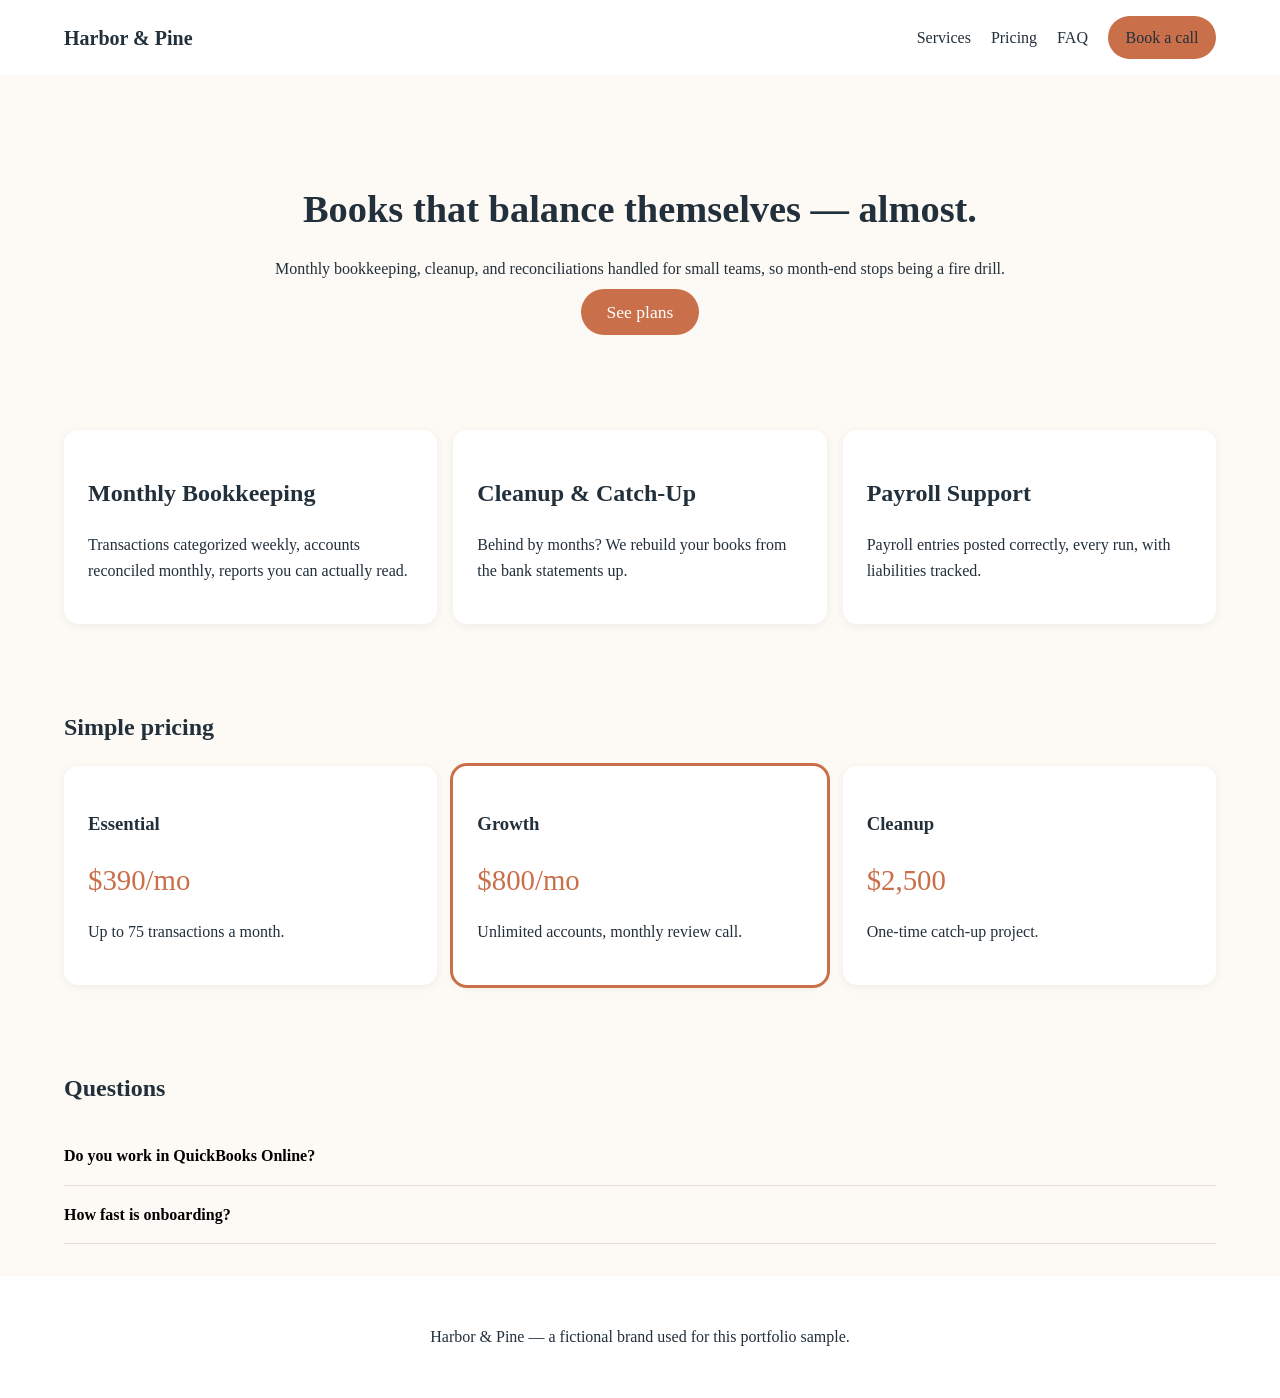
<file: index.html>
<!DOCTYPE html>
<html lang="en">
<head>
<meta charset="UTF-8">
<meta name="viewport" content="width=device-width, initial-scale=1.0">
<title>Harbor &amp; Pine — Bookkeeping for Small Teams</title>
<link rel="stylesheet" href="styles.css">
</head>
<body>
<header class="site-header">
  <a class="logo" href="#">Harbor &amp; Pine</a>
  <button class="nav-toggle" aria-expanded="false" aria-controls="site-nav">Menu</button>
  <nav id="site-nav" class="site-nav">
    <a href="#services">Services</a><a href="#pricing">Pricing</a><a href="#faq">FAQ</a><a class="btn" href="#contact">Book a call</a>
  </nav>
</header>
<main>
  <section class="hero">
    <h1>Books that balance themselves — almost.</h1>
    <p>Monthly bookkeeping, cleanup, and reconciliations handled for small teams, so month-end stops being a fire drill.</p>
    <a class="btn btn-large" href="#pricing">See plans</a>
  </section>
  <section id="services" class="cards reveal">
    <article><h2>Monthly Bookkeeping</h2><p>Transactions categorized weekly, accounts reconciled monthly, reports you can actually read.</p></article>
    <article><h2>Cleanup &amp; Catch-Up</h2><p>Behind by months? We rebuild your books from the bank statements up.</p></article>
    <article><h2>Payroll Support</h2><p>Payroll entries posted correctly, every run, with liabilities tracked.</p></article>
  </section>
  <section id="pricing" class="pricing reveal">
    <h2>Simple pricing</h2>
    <div class="price-grid">
      <div class="price-card"><h3>Essential</h3><p class="amount">$390/mo</p><p>Up to 75 transactions a month.</p></div>
      <div class="price-card featured"><h3>Growth</h3><p class="amount">$800/mo</p><p>Unlimited accounts, monthly review call.</p></div>
      <div class="price-card"><h3>Cleanup</h3><p class="amount">$2,500</p><p>One-time catch-up project.</p></div>
    </div>
  </section>
  <section id="faq" class="faq reveal">
    <h2>Questions</h2>
    <div class="faq-item"><button class="faq-q" aria-expanded="false">Do you work in QuickBooks Online?</button><div class="faq-a"><p>Yes — QBO is our home turf, including bank feeds and app integrations.</p></div></div>
    <div class="faq-item"><button class="faq-q" aria-expanded="false">How fast is onboarding?</button><div class="faq-a"><p>Most clients are live within one week of access being granted.</p></div></div>
  </section>
</main>
<footer id="contact" class="site-footer"><p>Harbor &amp; Pine — a fictional brand used for this portfolio sample.</p></footer>
<script src="script.js"></script>
</body>
</html>
</file>
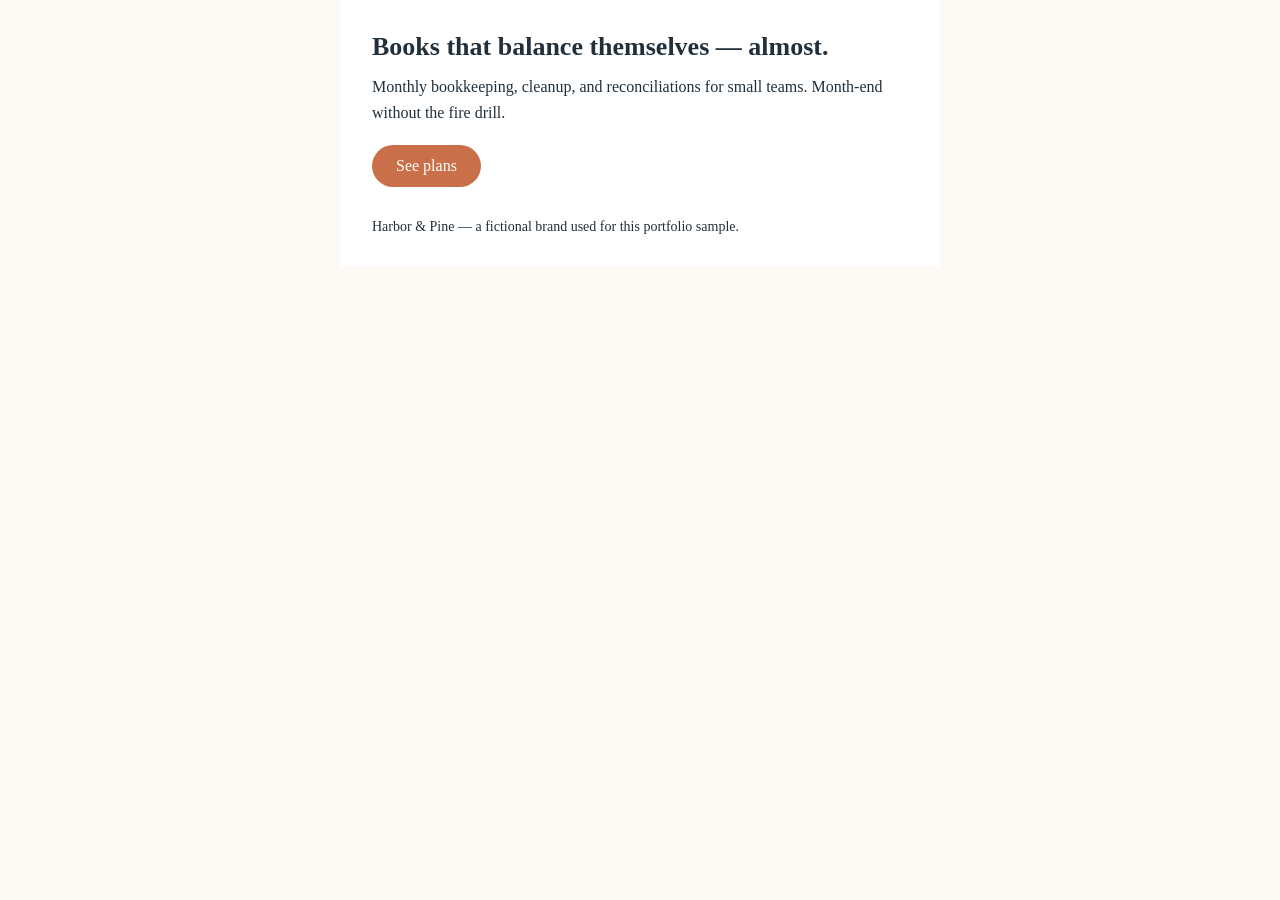
<file: email-template.html>
<!DOCTYPE html>
<html lang="en"><head><meta charset="UTF-8"><meta name="viewport" content="width=device-width, initial-scale=1.0">
<title>Harbor &amp; Pine — Monthly Bookkeeping</title>
<style>@media only screen and (max-width:620px){.stack{display:block!important;width:100%!important}.pad{padding:20px!important}}</style>
</head>
<body style="margin:0;padding:0;background:#fdf9f4;">
<span style="display:none;font-size:1px;color:#fdf9f4;">Your books, handled monthly — see plans inside.</span>
<table role="presentation" width="100%" cellpadding="0" cellspacing="0" style="background:#fdf9f4;"><tr><td align="center">
<table role="presentation" width="600" cellpadding="0" cellspacing="0" class="stack" style="width:600px;max-width:600px;background:#ffffff;">
<tr><td class="pad" style="padding:32px;font-family:Georgia,serif;color:#22303c;">
<h1 style="margin:0 0 12px;font-size:26px;">Books that balance themselves — almost.</h1>
<p style="margin:0 0 20px;font-size:16px;line-height:1.6;">Monthly bookkeeping, cleanup, and reconciliations for small teams. Month-end without the fire drill.</p>
<a href="#" style="display:inline-block;background:#c96f4a;color:#ffffff;text-decoration:none;padding:12px 24px;border-radius:999px;font-family:Georgia,serif;">See plans</a>
</td></tr>
<tr><td class="pad" style="padding:0 32px 32px;font-family:Georgia,serif;color:#22303c;font-size:14px;">Harbor &amp; Pine — a fictional brand used for this portfolio sample.</td></tr>
</table></td></tr></table>
</body></html>
</file>
<file: styles.css>
:root{--ink:#22303c;--accent:#c96f4a;--paper:#fdf9f4;--card:#ffffff;--radius:14px}
*{box-sizing:border-box}body{margin:0;font-family:Georgia,serif;color:var(--ink);background:var(--paper);line-height:1.6}
.site-header{display:flex;justify-content:space-between;align-items:center;padding:1rem 5%;background:var(--card);position:sticky;top:0}
.logo{font-weight:bold;font-size:1.25rem;color:var(--ink);text-decoration:none}
.site-nav{display:flex;gap:1.25rem;align-items:center}.site-nav a{color:var(--ink);text-decoration:none}
.btn{background:var(--accent);color:#fff;padding:.55rem 1.1rem;border-radius:999px;text-decoration:none}
.btn-large{font-size:1.1rem;padding:.8rem 1.6rem}
.nav-toggle{display:none;background:none;border:2px solid var(--ink);border-radius:8px;padding:.4rem .8rem}
.hero{padding:4.5rem 5%;text-align:center}.hero h1{font-size:2.4rem;margin-bottom:.5rem}
.cards{display:grid;grid-template-columns:repeat(auto-fit,minmax(240px,1fr));gap:1rem;padding:2rem 5%}
.cards article,.price-card{background:var(--card);border-radius:var(--radius);padding:1.5rem;box-shadow:0 2px 10px rgba(0,0,0,.06)}
.pricing{padding:2rem 5%}.price-grid{display:grid;grid-template-columns:repeat(auto-fit,minmax(220px,1fr));gap:1rem}
.amount{font-size:1.8rem;color:var(--accent);margin:.25rem 0}
.featured{outline:3px solid var(--accent)}
.faq{padding:2rem 5%}.faq-item{border-bottom:1px solid #e5ded4}
.faq-q{width:100%;text-align:left;background:none;border:none;font:inherit;font-weight:bold;padding:1rem 0;cursor:pointer}
.faq-a{display:none}.faq-item.open .faq-a{display:block}
.reveal{opacity:0;transform:translateY(14px);transition:all .6s ease}.reveal.visible{opacity:1;transform:none}
.site-footer{text-align:center;padding:2rem 5%;background:var(--card)}
@media (max-width:700px){.nav-toggle{display:block}.site-nav{display:none;flex-direction:column;position:absolute;top:100%;right:0;background:var(--card);padding:1rem;box-shadow:0 8px 20px rgba(0,0,0,.12)}.site-nav.open{display:flex}.hero h1{font-size:1.8rem}}
</file>
